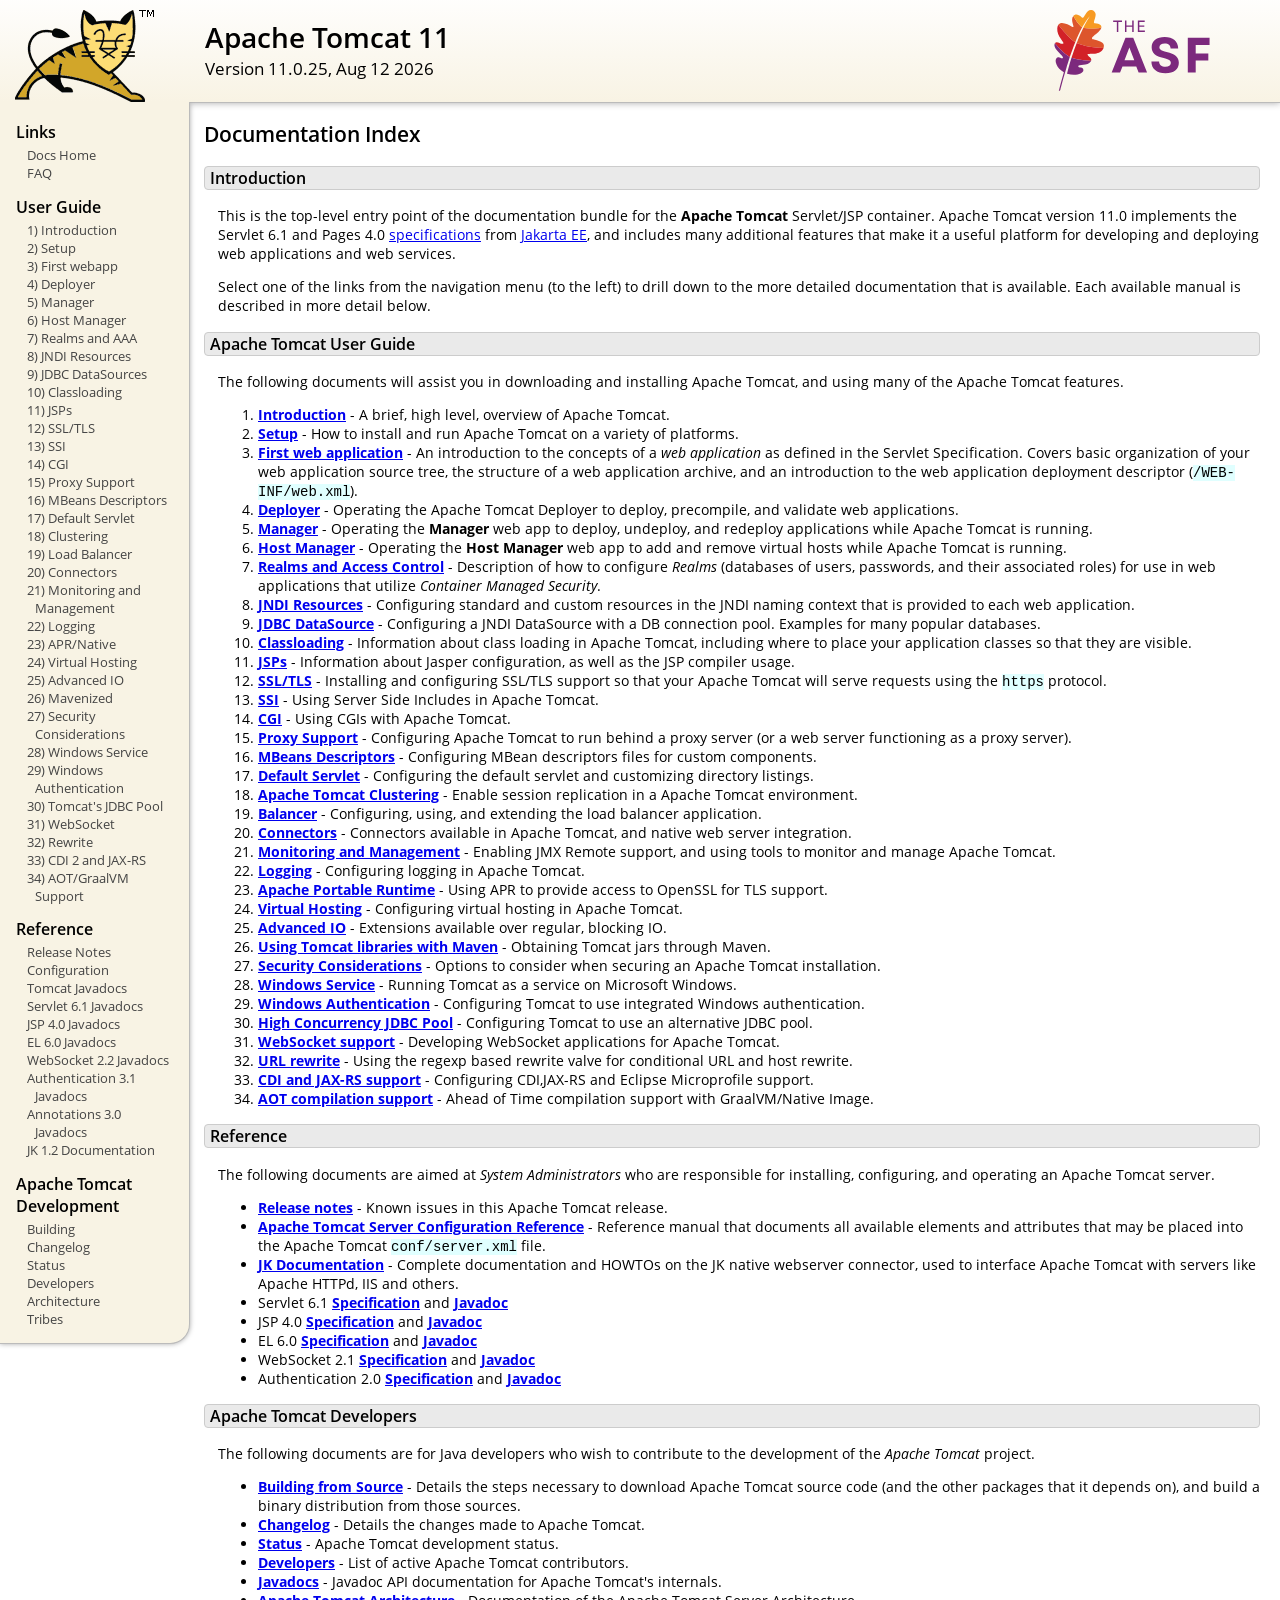
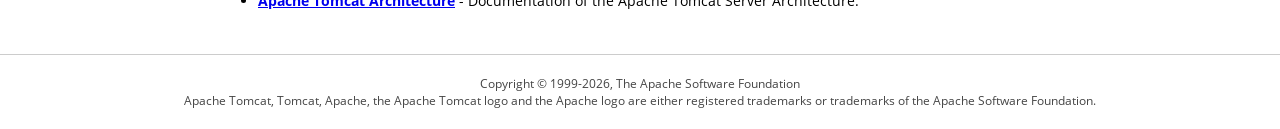
<file: Java_Lab_Projects_Final/03-tomcat-basic-webapp/apache-tomcat-11.0.25/webapps/docs/index.html>
<!DOCTYPE html SYSTEM "about:legacy-compat">
<html lang="en"><head><META http-equiv="Content-Type" content="text/html; charset=UTF-8"><link href="./images/docs-stylesheet.css" rel="stylesheet" type="text/css"><title>Apache Tomcat 11 (11.0.25) - Documentation Index</title></head><body><div id="wrapper"><header><div id="header"><div><div><div class="logo noPrint"><a href="https://tomcat.apache.org/"><img alt="Tomcat Home" src="./images/tomcat.png"></a></div><div style="height: 1px;"></div><div class="asfLogo noPrint"><a href="https://www.apache.org/" target="_blank"><img src="./images/asf-logo.svg" alt="The Apache Software Foundation" style="width: 266px; height: 83px;"></a></div><h1>Apache Tomcat 11</h1><div class="versionInfo">
            Version 11.0.25,
            <time datetime="2026-08-12">Aug 12 2026</time></div><div style="height: 1px;"></div><div style="clear: left;"></div></div></div></div></header><div id="middle"><div><div id="mainLeft" class="noprint"><div><nav><div><h2>Links</h2><ul><li><a href="index.html">Docs Home</a></li><li><a href="https://cwiki.apache.org/confluence/display/TOMCAT/FAQ">FAQ</a></li></ul></div><div><h2>User Guide</h2><ul><li><a href="introduction.html">1) Introduction</a></li><li><a href="setup.html">2) Setup</a></li><li><a href="appdev/index.html">3) First webapp</a></li><li><a href="deployer-howto.html">4) Deployer</a></li><li><a href="manager-howto.html">5) Manager</a></li><li><a href="host-manager-howto.html">6) Host Manager</a></li><li><a href="realm-howto.html">7) Realms and AAA</a></li><li><a href="jndi-resources-howto.html">8) JNDI Resources</a></li><li><a href="jndi-datasource-examples-howto.html">9) JDBC DataSources</a></li><li><a href="class-loader-howto.html">10) Classloading</a></li><li><a href="jasper-howto.html">11) JSPs</a></li><li><a href="ssl-howto.html">12) SSL/TLS</a></li><li><a href="ssi-howto.html">13) SSI</a></li><li><a href="cgi-howto.html">14) CGI</a></li><li><a href="proxy-howto.html">15) Proxy Support</a></li><li><a href="mbeans-descriptors-howto.html">16) MBeans Descriptors</a></li><li><a href="default-servlet.html">17) Default Servlet</a></li><li><a href="cluster-howto.html">18) Clustering</a></li><li><a href="balancer-howto.html">19) Load Balancer</a></li><li><a href="connectors.html">20) Connectors</a></li><li><a href="monitoring.html">21) Monitoring and Management</a></li><li><a href="logging.html">22) Logging</a></li><li><a href="apr.html">23) APR/Native</a></li><li><a href="virtual-hosting-howto.html">24) Virtual Hosting</a></li><li><a href="aio.html">25) Advanced IO</a></li><li><a href="maven-jars.html">26) Mavenized</a></li><li><a href="security-howto.html">27) Security Considerations</a></li><li><a href="windows-service-howto.html">28) Windows Service</a></li><li><a href="windows-auth-howto.html">29) Windows Authentication</a></li><li><a href="jdbc-pool.html">30) Tomcat's JDBC Pool</a></li><li><a href="web-socket-howto.html">31) WebSocket</a></li><li><a href="rewrite.html">32) Rewrite</a></li><li><a href="cdi.html">33) CDI 2 and JAX-RS</a></li><li><a href="graal.html">34) AOT/GraalVM Support</a></li></ul></div><div><h2>Reference</h2><ul><li><a href="RELEASE-NOTES.txt">Release Notes</a></li><li><a href="config/index.html">Configuration</a></li><li><a href="api/index.html">Tomcat Javadocs</a></li><li><a href="servletapi/index.html">Servlet 6.1 Javadocs</a></li><li><a href="jspapi/index.html">JSP 4.0 Javadocs</a></li><li><a href="elapi/index.html">EL 6.0 Javadocs</a></li><li><a href="websocketapi/index.html">WebSocket 2.2 Javadocs</a></li><li><a href="jaspicapi/index.html">Authentication 3.1 Javadocs</a></li><li><a href="annotationapi/index.html">Annotations 3.0 Javadocs</a></li><li><a href="https://tomcat.apache.org/connectors-doc/">JK 1.2 Documentation</a></li></ul></div><div><h2>Apache Tomcat Development</h2><ul><li><a href="building.html">Building</a></li><li><a href="changelog.html">Changelog</a></li><li><a href="https://cwiki.apache.org/confluence/display/TOMCAT/Tomcat+Versions">Status</a></li><li><a href="developers.html">Developers</a></li><li><a href="architecture/index.html">Architecture</a></li><li><a href="tribes/introduction.html">Tribes</a></li></ul></div></nav></div></div><div id="mainRight"><div id="content"><h2>Documentation Index</h2><h3 id="Introduction">Introduction</h3><div class="text">

<p>This is the top-level entry point of the documentation bundle for the
<strong>Apache Tomcat</strong> Servlet/JSP container.  Apache Tomcat version
11.0 implements the Servlet 6.1 and Pages 4.0
<a href="https://cwiki.apache.org/confluence/display/TOMCAT/Specifications">specifications</a> from
<a href="https://jakarta.ee/">Jakarta EE</a>, and includes many
additional features that make it a useful platform for developing and deploying
web applications and web services.</p>

<p>Select one of the links from the navigation menu (to the left) to drill
down to the more detailed documentation that is available.  Each available
manual is described in more detail below.</p>

</div><h3 id="Apache_Tomcat_User_Guide">Apache Tomcat User Guide</h3><div class="text">

<p>The following documents will assist you in downloading and installing
Apache Tomcat, and using many of the Apache Tomcat features.</p>

<ol>
<li><a href="introduction.html"><strong>Introduction</strong></a> - A
    brief, high level, overview of Apache Tomcat.</li>
<li><a href="setup.html"><strong>Setup</strong></a> - How to install and run
    Apache Tomcat on a variety of platforms.</li>
<li><a href="appdev/index.html"><strong>First web application</strong></a>
    - An introduction to the concepts of a <em>web application</em> as defined
    in the Servlet Specification.  Covers basic organization of your web application
    source tree, the structure of a web application archive, and an
    introduction to the web application deployment descriptor
    (<code>/WEB-INF/web.xml</code>).</li>
<li><a href="deployer-howto.html"><strong>Deployer</strong></a> -
    Operating the Apache Tomcat Deployer to deploy, precompile, and validate web
    applications.</li>
<li><a href="manager-howto.html"><strong>Manager</strong></a> -
    Operating the <strong>Manager</strong> web app to deploy, undeploy, and
    redeploy applications while Apache Tomcat is running.</li>
<li><a href="host-manager-howto.html"><strong>Host Manager</strong></a> -
    Operating the <strong>Host Manager</strong> web app to add and remove
    virtual hosts while Apache Tomcat is running.</li>
<li><a href="realm-howto.html"><strong>Realms and Access Control</strong></a>
    - Description of how to configure <em>Realms</em> (databases of users,
    passwords, and their associated roles) for use in web applications that
    utilize <em>Container Managed Security</em>.</li>
<li><a href="jndi-resources-howto.html"><strong>JNDI Resources</strong></a>
    - Configuring standard and custom resources in the JNDI naming context
    that is provided to each web application.</li>
<li><a href="jndi-datasource-examples-howto.html">
    <strong>JDBC DataSource</strong></a>
    - Configuring a JNDI DataSource with a DB connection pool.
    Examples for many popular databases.</li>
<li><a href="class-loader-howto.html"><strong>Classloading</strong></a>
    - Information about class loading in Apache Tomcat, including where to place
    your application classes so that they are visible.</li>
<li><a href="jasper-howto.html"><strong>JSPs</strong></a>
    - Information about Jasper configuration, as well as the JSP compiler
    usage.</li>
<li><a href="ssl-howto.html"><strong>SSL/TLS</strong></a> -
    Installing and configuring SSL/TLS support so that your Apache Tomcat will
    serve requests using the <code>https</code> protocol.</li>
<li><a href="ssi-howto.html"><strong>SSI</strong></a> -
    Using Server Side Includes in Apache Tomcat.</li>
<li><a href="cgi-howto.html"><strong>CGI</strong></a> -
    Using CGIs with Apache Tomcat.</li>
<li><a href="proxy-howto.html"><strong>Proxy Support</strong></a> -
    Configuring Apache Tomcat to run behind a proxy server (or a web server
    functioning as a proxy server).</li>
<li><a href="mbeans-descriptors-howto.html"><strong>MBeans Descriptors</strong></a> -
    Configuring MBean descriptors files for custom components.</li>
<li><a href="default-servlet.html"><strong>Default Servlet</strong></a> -
    Configuring the default servlet and customizing directory listings.</li>
<li><a href="cluster-howto.html"><strong>Apache Tomcat Clustering</strong></a> -
    Enable session replication in a Apache Tomcat environment.</li>
<li><a href="balancer-howto.html"><strong>Balancer</strong></a> -
    Configuring, using, and extending the load balancer application.</li>
<li><a href="connectors.html"><strong>Connectors</strong></a> -
    Connectors available in Apache Tomcat, and native web server integration.</li>
<li><a href="monitoring.html"><strong>Monitoring and Management</strong></a> -
    Enabling JMX Remote support, and using tools to monitor and manage Apache Tomcat.</li>
<li><a href="logging.html"><strong>Logging</strong></a> -
    Configuring logging in Apache Tomcat.</li>
<li><a href="apr.html"><strong>Apache Portable Runtime</strong></a> -
    Using APR to provide access to OpenSSL for TLS support.</li>
<li><a href="virtual-hosting-howto.html"><strong>Virtual Hosting</strong></a> -
    Configuring virtual hosting in Apache Tomcat.</li>
<li><a href="aio.html"><strong>Advanced IO</strong></a> -
    Extensions available over regular, blocking IO.</li>
<li><a href="maven-jars.html"><strong>Using Tomcat libraries with Maven</strong></a> -
    Obtaining Tomcat jars through Maven.</li>
<li><a href="security-howto.html"><strong>Security Considerations</strong></a> -
    Options to consider when securing an Apache Tomcat installation.</li>
<li><a href="windows-service-howto.html"><strong>Windows Service</strong></a> -
    Running Tomcat as a service on Microsoft Windows.</li>
<li><a href="windows-auth-howto.html"><strong>Windows Authentication</strong></a> -
    Configuring Tomcat to use integrated Windows authentication.</li>
<li><a href="jdbc-pool.html"><strong>High Concurrency JDBC Pool</strong></a> -
    Configuring Tomcat to use an alternative JDBC pool.</li>
<li><a href="web-socket-howto.html"><strong>WebSocket support</strong></a> -
    Developing WebSocket applications for Apache Tomcat.</li>
<li><a href="rewrite.html"><strong>URL rewrite</strong></a> -
    Using the regexp based rewrite valve for conditional URL and host rewrite.</li>
<li><a href="cdi.html"><strong>CDI and JAX-RS support</strong></a> -
    Configuring CDI,JAX-RS and Eclipse Microprofile support.</li>
<li><a href="graal.html"><strong>AOT compilation support</strong></a> -
    Ahead of Time compilation support with GraalVM/Native Image.</li>
</ol>

</div><h3 id="Reference">Reference</h3><div class="text">

<p>The following documents are aimed at <em>System Administrators</em> who
are responsible for installing, configuring, and operating an Apache Tomcat server.
</p>
<ul>
<li><a href="RELEASE-NOTES.txt"><strong>Release notes</strong></a>
    - Known issues in this Apache Tomcat release.
    </li>
<li><a href="config/index.html"><strong>Apache Tomcat Server Configuration Reference</strong></a>
    - Reference manual that documents all available elements and attributes
      that may be placed into the Apache Tomcat <code>conf/server.xml</code> file.
    </li>
<li><a href="https://tomcat.apache.org/connectors-doc/index.html"><strong>JK Documentation</strong></a>
    - Complete documentation and HOWTOs on the JK native webserver connector,
      used to interface Apache Tomcat with servers like Apache HTTPd, IIS
      and others.</li>
<li>Servlet 6.1
    <a href="https://jakarta.ee/specifications/servlet/6.1/">
    <strong>Specification</strong></a> and
    <a href="https://jakarta.ee/specifications/servlet/6.1/apidocs">
    <strong>Javadoc</strong></a>
    </li>
<li>JSP 4.0
    <a href="https://jakarta.ee/specifications/pages/4.0/">
    <strong>Specification</strong></a> and
    <a href="https://jakarta.ee/specifications/pages/4.0/apidocs">
    <strong>Javadoc</strong></a>
    </li>
<li>EL 6.0
    <a href="https://jakarta.ee/specifications/expression-language/6.0/">
    <strong>Specification</strong></a> and
    <a href="https://jakarta.ee/specifications/expression-language/6.0/apidocs">
    <strong>Javadoc</strong></a>
    </li>
<li>WebSocket 2.1
    <a href="https://jakarta.ee/specifications/websocket/2.1/">
    <strong>Specification</strong></a> and
    <a href="https://jakarta.ee/specifications/websocket/2.1/apidocs">
    <strong>Javadoc</strong></a>
    </li>
<li>Authentication 2.0
    <a href="https://jakarta.ee/specifications/authentication/2.0/">
    <strong>Specification</strong></a> and
    <a href="https://jakarta.ee/specifications/authentication/2.0/apidocs">
    <strong>Javadoc</strong></a>
    </li>
</ul>

</div><h3 id="Apache_Tomcat_Developers">Apache Tomcat Developers</h3><div class="text">

<p>The following documents are for Java developers who wish to contribute to
the development of the <em>Apache Tomcat</em> project.</p>
<ul>
<li><a href="building.html"><strong>Building from Source</strong></a> -
    Details the steps necessary to download Apache Tomcat source code (and the
    other packages that it depends on), and build a binary distribution from
    those sources.
    </li>
<li><a href="changelog.html"><strong>Changelog</strong></a> - Details the
    changes made to Apache Tomcat.
    </li>
<li><a href="https://cwiki.apache.org/confluence/display/TOMCAT/Tomcat+Versions"><strong>Status</strong></a> -
    Apache Tomcat development status.
    </li>
<li><a href="developers.html"><strong>Developers</strong></a> - List of active
    Apache Tomcat contributors.
    </li>
<li><a href="api/index.html"><strong>Javadocs</strong></a>
    - Javadoc API documentation for Apache Tomcat's internals.</li>
<li><a href="architecture/index.html"><strong>Apache Tomcat Architecture</strong></a>
    - Documentation of the Apache Tomcat Server Architecture.</li>
</ul>

</div></div></div></div></div><footer><div id="footer">
    Copyright &copy; 1999-2026, The Apache Software Foundation
    <br>
    Apache Tomcat, Tomcat, Apache, the Apache Tomcat logo and the Apache logo
    are either registered trademarks or trademarks of the Apache Software
    Foundation.
    </div></footer></div></body></html>
</file>
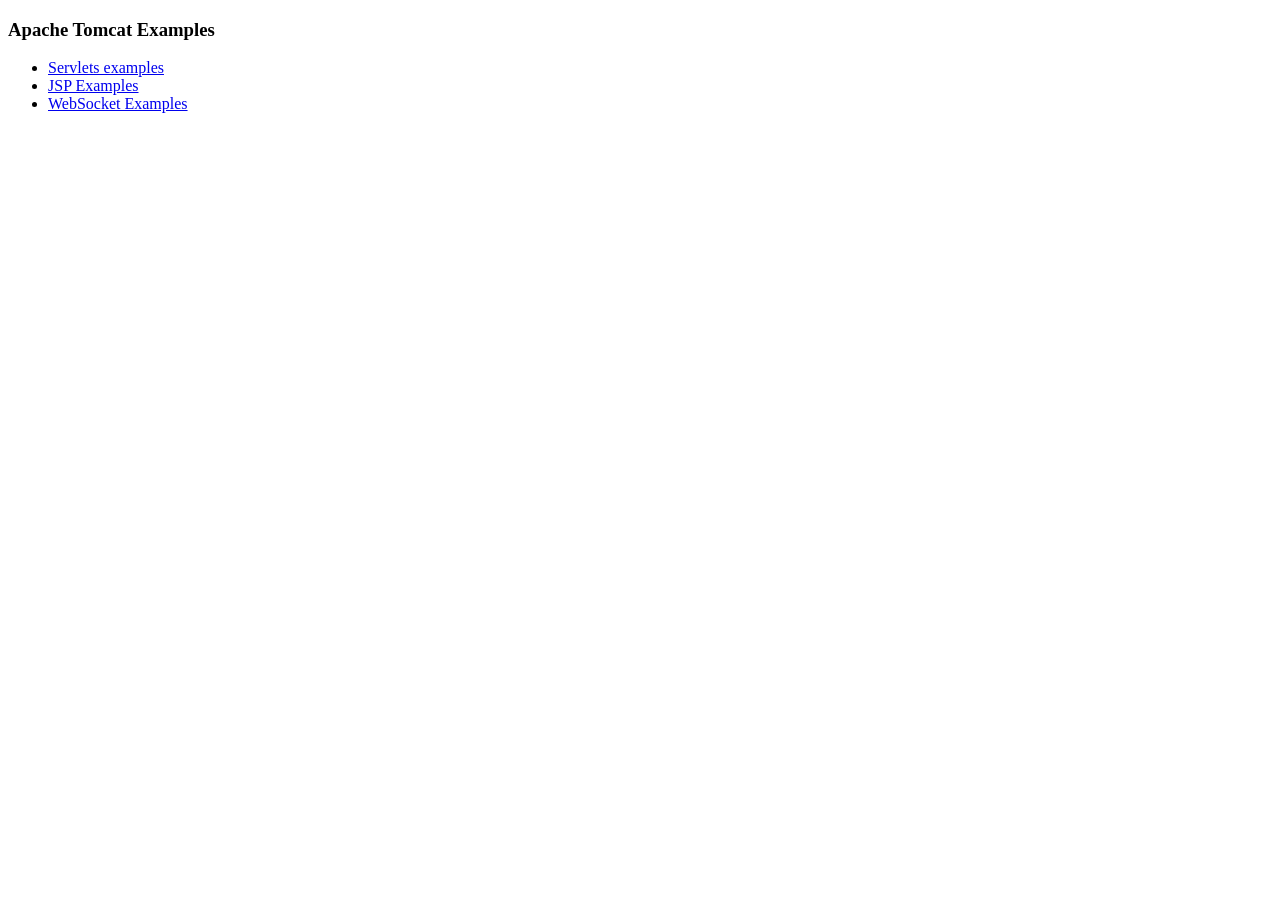
<file: Java_Lab_Projects_Final/03-tomcat-basic-webapp/apache-tomcat-11.0.25/webapps/examples/index.html>
<!--
  Licensed to the Apache Software Foundation (ASF) under one or more
  contributor license agreements.  See the NOTICE file distributed with
  this work for additional information regarding copyright ownership.
  The ASF licenses this file to You under the Apache License, Version 2.0
  (the "License"); you may not use this file except in compliance with
  the License.  You may obtain a copy of the License at

      http://www.apache.org/licenses/LICENSE-2.0

  Unless required by applicable law or agreed to in writing, software
  distributed under the License is distributed on an "AS IS" BASIS,
  WITHOUT WARRANTIES OR CONDITIONS OF ANY KIND, either express or implied.
  See the License for the specific language governing permissions and
  limitations under the License.
-->
<!DOCTYPE HTML><html lang="en"><head>
<meta charset="UTF-8">
<title>Apache Tomcat Examples</title>
</head>
<body>
<p>
<h3>Apache Tomcat Examples</H3>
<p></p>
<ul>
<li><a href="servlets">Servlets examples</a></li>
<li><a href="jsp">JSP Examples</a></li>
<li><a href="websocket/index.xhtml">WebSocket Examples</a></li>
</ul>
</body></html>
</file>
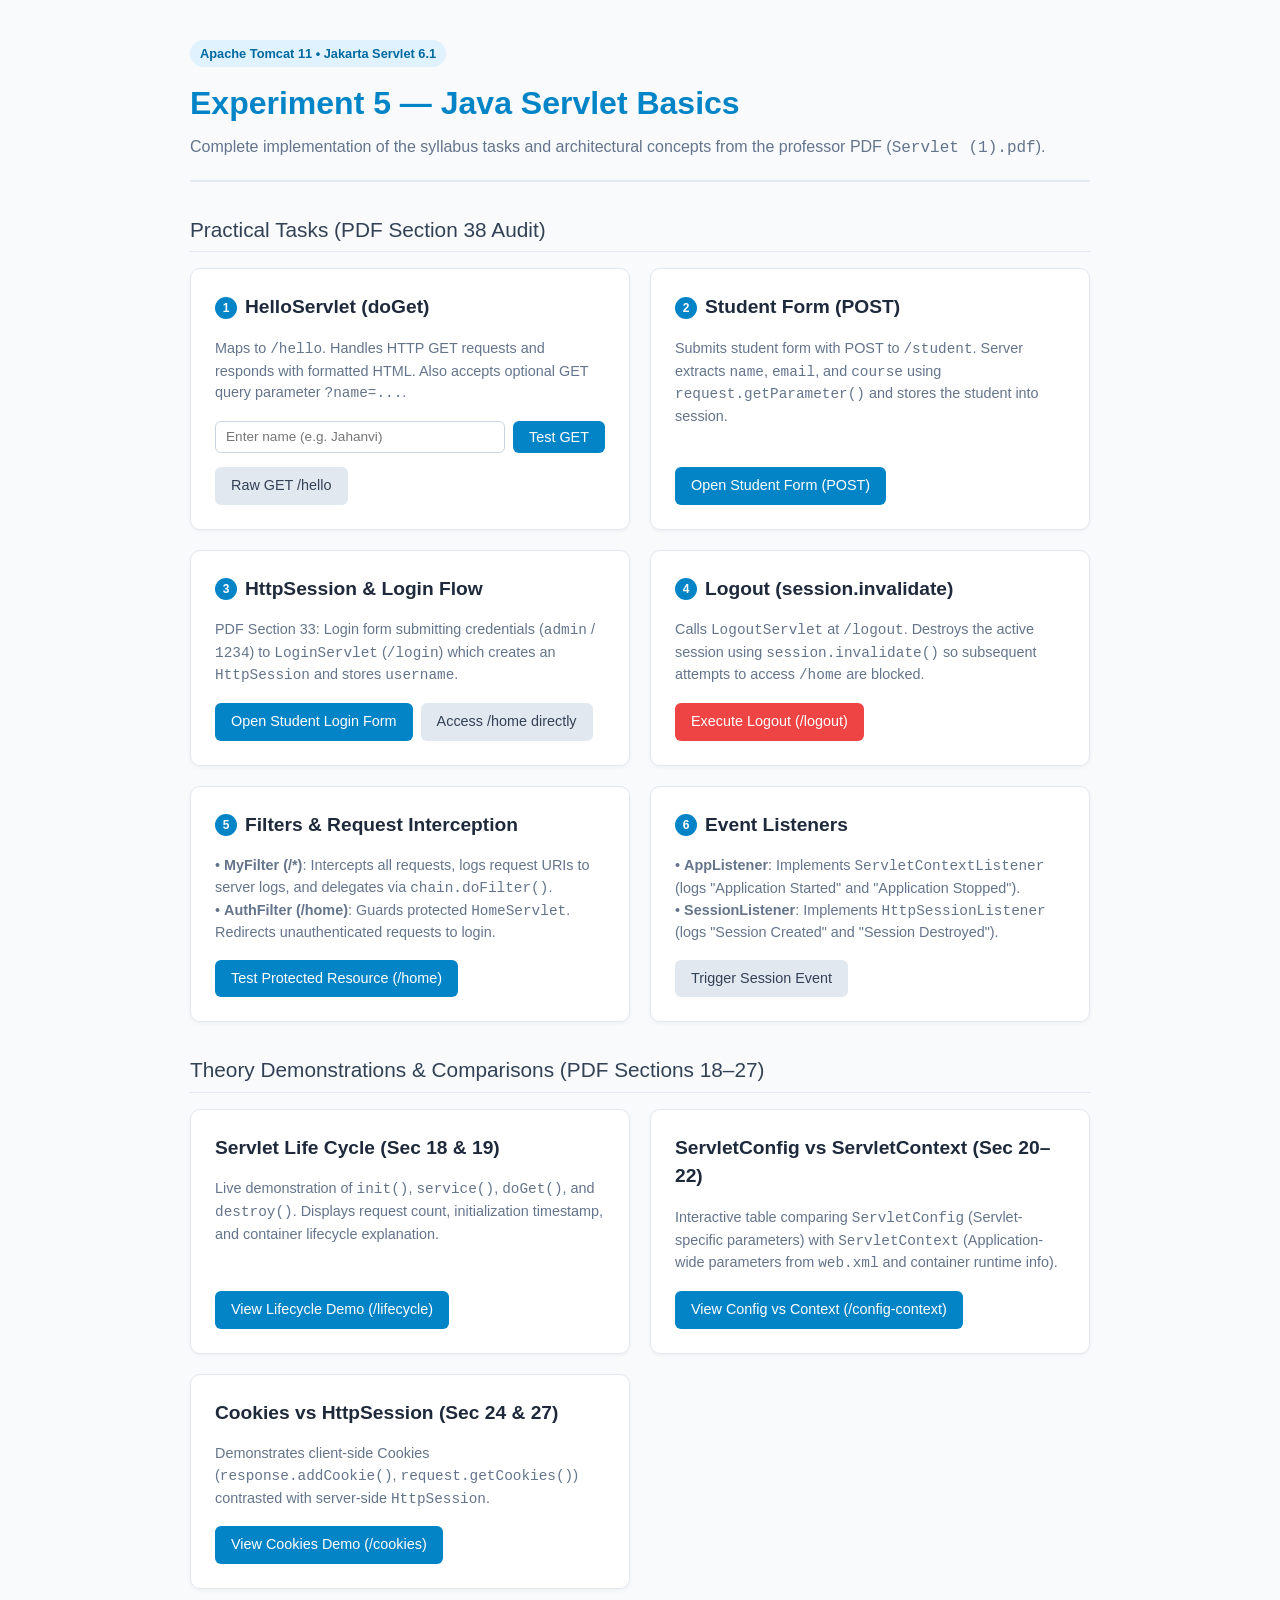
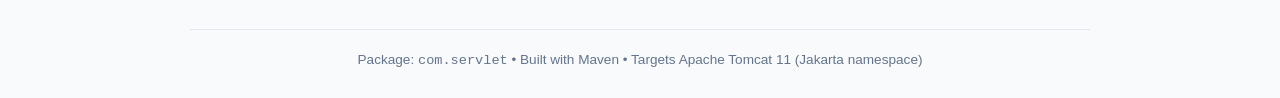
<file: Java_Lab_Projects_Final/05-servlet-basics/src/main/webapp/index.html>
<!DOCTYPE html>
<html lang="en">
<head>
    <meta charset="UTF-8">
    <meta name="viewport" content="width=device-width, initial-scale=1.0">
    <title>Java Servlet Basics - Lab Portal</title>
    <style>
        :root {
            --primary: #0284c7;
            --primary-hover: #0369a1;
            --bg: #f8fafc;
            --card-bg: #ffffff;
            --text-main: #0f172a;
            --text-muted: #64748b;
            --border: #e2e8f0;
            --accent: #10b981;
        }
        body {
            font-family: -apple-system, BlinkMacSystemFont, "Segoe UI", Roboto, "Helvetica Neue", Arial, sans-serif;
            background-color: var(--bg);
            color: var(--text-main);
            margin: 0;
            padding: 40px 20px;
            line-height: 1.5;
        }
        .container {
            max-width: 900px;
            margin: 0 auto;
        }
        header {
            margin-bottom: 32px;
            border-bottom: 2px solid var(--border);
            padding-bottom: 20px;
        }
        h1 {
            color: var(--primary);
            font-size: 2rem;
            margin: 0 0 8px 0;
        }
        p.subtitle {
            color: var(--text-muted);
            margin: 0;
            font-size: 1rem;
        }
        .badge {
            display: inline-block;
            background: #e0f2fe;
            color: #0369a1;
            padding: 4px 10px;
            border-radius: 9999px;
            font-size: 0.8rem;
            font-weight: 600;
            margin-bottom: 12px;
        }
        .grid {
            display: grid;
            grid-template-columns: repeat(auto-fit, minmax(400px, 1fr));
            gap: 20px;
            margin-bottom: 32px;
        }
        .card {
            background: var(--card-bg);
            border: 1px solid var(--border);
            border-radius: 10px;
            padding: 24px;
            box-shadow: 0 2px 4px rgba(0,0,0,0.04);
            display: flex;
            flex-direction: column;
            justify-content: space-between;
        }
        .card h2 {
            font-size: 1.2rem;
            margin-top: 0;
            color: #1e293b;
            display: flex;
            align-items: center;
            gap: 8px;
        }
        .card p {
            color: var(--text-muted);
            font-size: 0.9rem;
            margin: 8px 0 16px 0;
        }
        .task-num {
            background: var(--primary);
            color: white;
            font-size: 0.75rem;
            width: 22px;
            height: 22px;
            display: inline-flex;
            align-items: center;
            justify-content: center;
            border-radius: 50%;
        }
        .btn {
            display: inline-block;
            background: var(--primary);
            color: white;
            padding: 8px 16px;
            border-radius: 6px;
            text-decoration: none;
            font-size: 0.9rem;
            font-weight: 500;
            transition: background 0.2s;
            border: none;
            cursor: pointer;
        }
        .btn:hover {
            background: var(--primary-hover);
        }
        .btn-secondary {
            background: #e2e8f0;
            color: #334155;
        }
        .btn-secondary:hover {
            background: #cbd5e1;
        }
        .btn-danger {
            background: #ef4444;
            color: white;
        }
        .btn-danger:hover {
            background: #dc2626;
        }
        .actions {
            display: flex;
            gap: 8px;
            flex-wrap: wrap;
            margin-top: auto;
        }
        .inline-form {
            display: flex;
            gap: 8px;
            margin-top: 10px;
        }
        .inline-form input {
            padding: 6px 10px;
            border: 1px solid #cbd5e1;
            border-radius: 6px;
            font-size: 0.85rem;
            flex: 1;
        }
        .section-header {
            font-size: 1.3rem;
            color: #334155;
            margin: 28px 0 16px 0;
            padding-bottom: 6px;
            border-bottom: 1px solid var(--border);
        }
        footer {
            margin-top: 40px;
            padding-top: 20px;
            border-top: 1px solid var(--border);
            text-align: center;
            color: var(--text-muted);
            font-size: 0.85rem;
        }
    </style>
</head>
<body>
<div class="container">
    <header>
        <span class="badge">Apache Tomcat 11 &bull; Jakarta Servlet 6.1</span>
        <h1>Experiment 5 &mdash; Java Servlet Basics</h1>
        <p class="subtitle">Complete implementation of the syllabus tasks and architectural concepts from the professor PDF (<code>Servlet (1).pdf</code>).</p>
    </header>

    <div class="section-header">Practical Tasks (PDF Section 38 Audit)</div>
    <div class="grid">
        <!-- Task 1: HelloServlet doGet -->
        <div class="card">
            <div>
                <h2><span class="task-num">1</span> HelloServlet (doGet)</h2>
                <p>Maps to <code>/hello</code>. Handles HTTP GET requests and responds with formatted HTML. Also accepts optional GET query parameter <code>?name=...</code>.</p>
                <form action="hello" method="get" class="inline-form">
                    <input type="text" name="name" placeholder="Enter name (e.g. Jahanvi)">
                    <button type="submit" class="btn">Test GET</button>
                </form>
            </div>
            <div class="actions" style="margin-top: 14px;">
                <a href="hello" class="btn btn-secondary">Raw GET /hello</a>
            </div>
        </div>

        <!-- Task 2 & 3: Student Form POST & getParameter -->
        <div class="card">
            <div>
                <h2><span class="task-num">2</span> Student Form (POST)</h2>
                <p>Submits student form with POST to <code>/student</code>. Server extracts <code>name</code>, <code>email</code>, and <code>course</code> using <code>request.getParameter()</code> and stores the student into session.</p>
            </div>
            <div class="actions">
                <a href="student-form.html" class="btn">Open Student Form (POST)</a>
            </div>
        </div>

        <!-- Task 4: HttpSession & Auth Flow -->
        <div class="card">
            <div>
                <h2><span class="task-num">3</span> HttpSession & Login Flow</h2>
                <p>PDF Section 33: Login form submitting credentials (<code>admin</code> / <code>1234</code>) to <code>LoginServlet</code> (<code>/login</code>) which creates an <code>HttpSession</code> and stores <code>username</code>.</p>
            </div>
            <div class="actions">
                <a href="login.html" class="btn">Open Student Login Form</a>
                <a href="home" class="btn btn-secondary">Access /home directly</a>
            </div>
        </div>

        <!-- Task 5: Logout session.invalidate -->
        <div class="card">
            <div>
                <h2><span class="task-num">4</span> Logout (session.invalidate)</h2>
                <p>Calls <code>LogoutServlet</code> at <code>/logout</code>. Destroys the active session using <code>session.invalidate()</code> so subsequent attempts to access <code>/home</code> are blocked.</p>
            </div>
            <div class="actions">
                <a href="logout" class="btn btn-danger">Execute Logout (/logout)</a>
            </div>
        </div>

        <!-- Task 6 & 7: Filters & Listeners -->
        <div class="card">
            <div>
                <h2><span class="task-num">5</span> Filters & Request Interception</h2>
                <p>
                    &bull; <strong>MyFilter (/*)</strong>: Intercepts all requests, logs request URIs to server logs, and delegates via <code>chain.doFilter()</code>.<br>
                    &bull; <strong>AuthFilter (/home)</strong>: Guards protected <code>HomeServlet</code>. Redirects unauthenticated requests to login.
                </p>
            </div>
            <div class="actions">
                <a href="home" class="btn">Test Protected Resource (/home)</a>
            </div>
        </div>

        <!-- Task 8: Listeners -->
        <div class="card">
            <div>
                <h2><span class="task-num">6</span> Event Listeners</h2>
                <p>
                    &bull; <strong>AppListener</strong>: Implements <code>ServletContextListener</code> (logs "Application Started" and "Application Stopped").<br>
                    &bull; <strong>SessionListener</strong>: Implements <code>HttpSessionListener</code> (logs "Session Created" and "Session Destroyed").
                </p>
            </div>
            <div class="actions">
                <a href="login.html" class="btn btn-secondary">Trigger Session Event</a>
            </div>
        </div>
    </div>

    <div class="section-header">Theory Demonstrations & Comparisons (PDF Sections 18–27)</div>
    <div class="grid">
        <!-- LifeCycleServlet -->
        <div class="card">
            <div>
                <h2>Servlet Life Cycle (Sec 18 & 19)</h2>
                <p>Live demonstration of <code>init()</code>, <code>service()</code>, <code>doGet()</code>, and <code>destroy()</code>. Displays request count, initialization timestamp, and container lifecycle explanation.</p>
            </div>
            <div class="actions">
                <a href="lifecycle" class="btn">View Lifecycle Demo (/lifecycle)</a>
            </div>
        </div>

        <!-- Config vs Context -->
        <div class="card">
            <div>
                <h2>ServletConfig vs ServletContext (Sec 20–22)</h2>
                <p>Interactive table comparing <code>ServletConfig</code> (Servlet-specific parameters) with <code>ServletContext</code> (Application-wide parameters from <code>web.xml</code> and container runtime info).</p>
            </div>
            <div class="actions">
                <a href="config-context" class="btn">View Config vs Context (/config-context)</a>
            </div>
        </div>

        <!-- Cookies vs Session -->
        <div class="card">
            <div>
                <h2>Cookies vs HttpSession (Sec 24 & 27)</h2>
                <p>Demonstrates client-side Cookies (<code>response.addCookie()</code>, <code>request.getCookies()</code>) contrasted with server-side <code>HttpSession</code>.</p>
            </div>
            <div class="actions">
                <a href="cookies" class="btn">View Cookies Demo (/cookies)</a>
            </div>
        </div>
    </div>

    <footer>
        Package: <code>com.servlet</code> &bull; Built with Maven &bull; Targets Apache Tomcat 11 (Jakarta namespace)
    </footer>
</div>
</body>
</html>
</file>
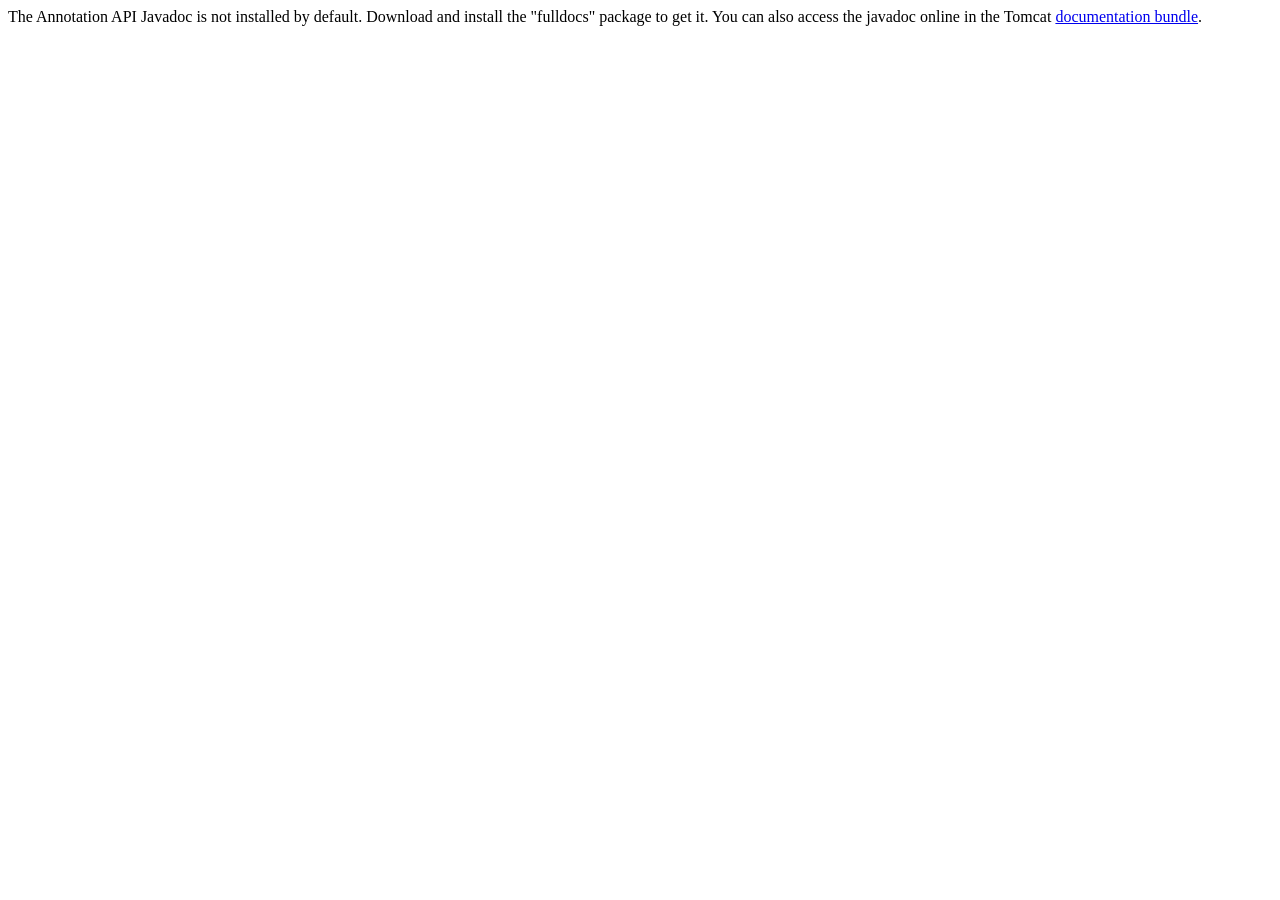
<file: Java_Lab_Projects_Final/03-tomcat-basic-webapp/apache-tomcat-11.0.25/webapps/docs/annotationapi/index.html>
<!--
  Licensed to the Apache Software Foundation (ASF) under one or more
  contributor license agreements.  See the NOTICE file distributed with
  this work for additional information regarding copyright ownership.
  The ASF licenses this file to You under the Apache License, Version 2.0
  (the "License"); you may not use this file except in compliance with
  the License.  You may obtain a copy of the License at

      http://www.apache.org/licenses/LICENSE-2.0

  Unless required by applicable law or agreed to in writing, software
  distributed under the License is distributed on an "AS IS" BASIS,
  WITHOUT WARRANTIES OR CONDITIONS OF ANY KIND, either express or implied.
  See the License for the specific language governing permissions and
  limitations under the License.
-->
<!DOCTYPE html>
<html>
<head>
    <meta charset="UTF-8" />
    <title>API docs</title>
</head>

<body>

The Annotation API Javadoc is not installed by default. Download and install
the "fulldocs" package to get it.

You can also access the javadoc online in the Tomcat
<a href="https://tomcat.apache.org/tomcat-11.0-doc/">
    documentation bundle</a>.

</body>
</html>
</file>
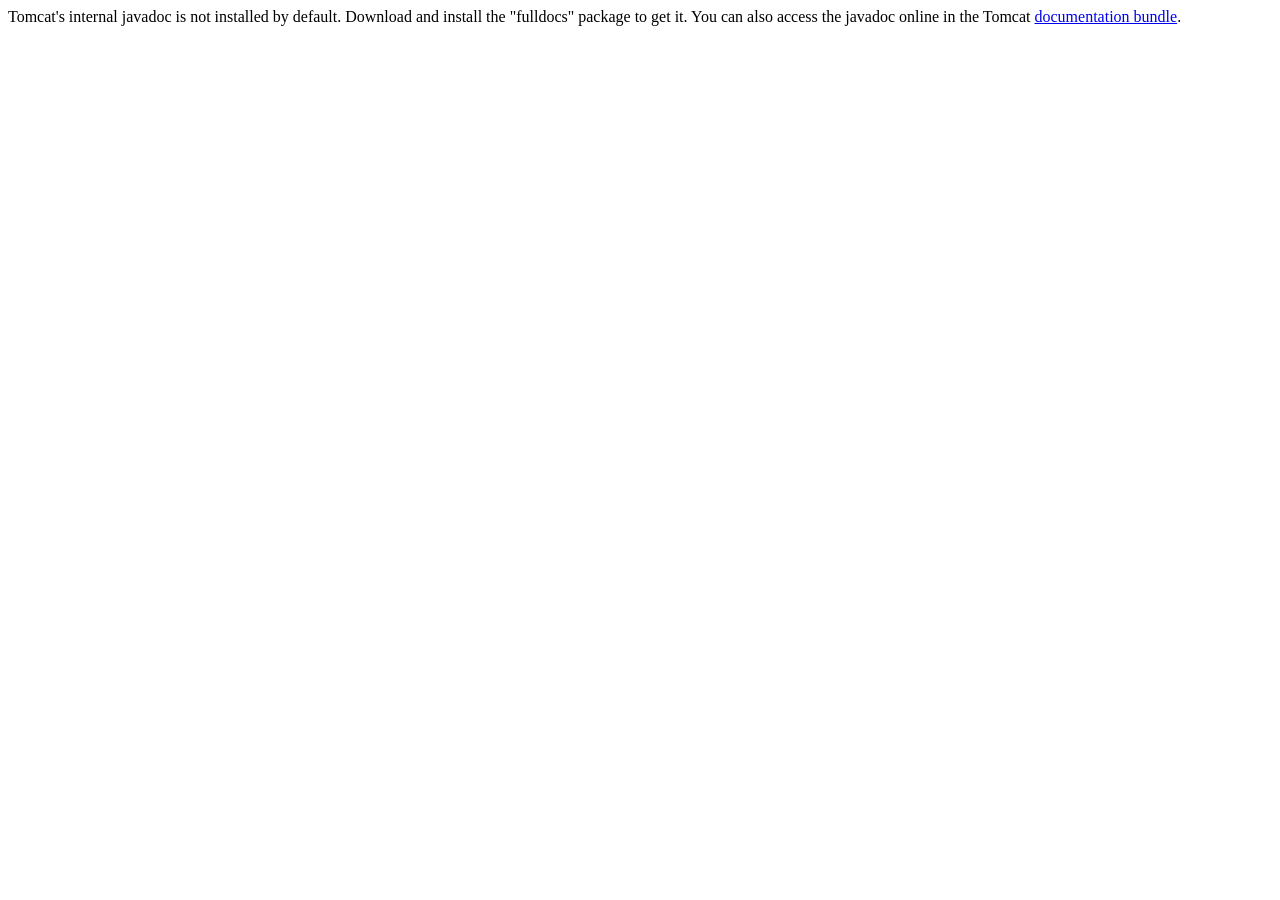
<file: Java_Lab_Projects_Final/03-tomcat-basic-webapp/apache-tomcat-11.0.25/webapps/docs/api/index.html>
<!--
  Licensed to the Apache Software Foundation (ASF) under one or more
  contributor license agreements.  See the NOTICE file distributed with
  this work for additional information regarding copyright ownership.
  The ASF licenses this file to You under the Apache License, Version 2.0
  (the "License"); you may not use this file except in compliance with
  the License.  You may obtain a copy of the License at

      http://www.apache.org/licenses/LICENSE-2.0

  Unless required by applicable law or agreed to in writing, software
  distributed under the License is distributed on an "AS IS" BASIS,
  WITHOUT WARRANTIES OR CONDITIONS OF ANY KIND, either express or implied.
  See the License for the specific language governing permissions and
  limitations under the License.
-->
<!DOCTYPE html>
<html>
    <head>
    <meta charset="UTF-8" />
    <title>API docs</title>
</head>

<body>

Tomcat's internal javadoc is not installed by default. Download and install
the "fulldocs" package to get it.

You can also access the javadoc online in the Tomcat
<a href="https://tomcat.apache.org/tomcat-11.0-doc/">
documentation bundle</a>.

</body>
</html>
</file>
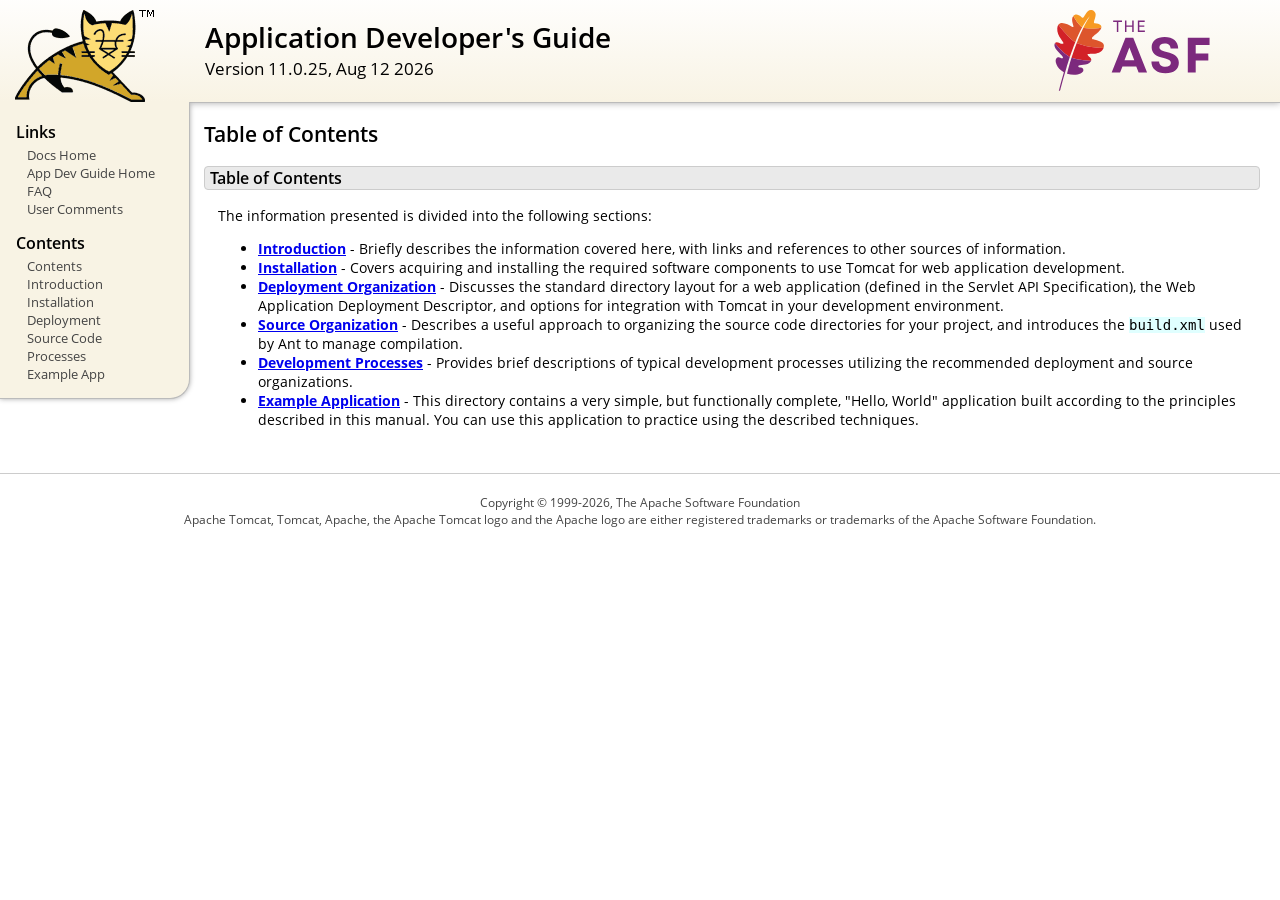
<file: Java_Lab_Projects_Final/03-tomcat-basic-webapp/apache-tomcat-11.0.25/webapps/docs/appdev/index.html>
<!DOCTYPE html SYSTEM "about:legacy-compat">
<html lang="en"><head><META http-equiv="Content-Type" content="text/html; charset=UTF-8"><link href="../images/docs-stylesheet.css" rel="stylesheet" type="text/css"><title>Application Developer's Guide (11.0.25) - Table of Contents</title></head><body><div id="wrapper"><header><div id="header"><div><div><div class="logo noPrint"><a href="https://tomcat.apache.org/"><img alt="Tomcat Home" src="../images/tomcat.png"></a></div><div style="height: 1px;"></div><div class="asfLogo noPrint"><a href="https://www.apache.org/" target="_blank"><img src="../images/asf-logo.svg" alt="The Apache Software Foundation" style="width: 266px; height: 83px;"></a></div><h1>Application Developer's Guide</h1><div class="versionInfo">
            Version 11.0.25,
            <time datetime="2026-08-12">Aug 12 2026</time></div><div style="height: 1px;"></div><div style="clear: left;"></div></div></div></div></header><div id="middle"><div><div id="mainLeft" class="noprint"><div><nav><div><h2>Links</h2><ul><li><a href="../index.html">Docs Home</a></li><li><a href="index.html">App Dev Guide Home</a></li><li><a href="https://cwiki.apache.org/confluence/display/TOMCAT/FAQ">FAQ</a></li><li><a href="#comments_section">User Comments</a></li></ul></div><div><h2>Contents</h2><ul><li><a href="index.html">Contents</a></li><li><a href="introduction.html">Introduction</a></li><li><a href="installation.html">Installation</a></li><li><a href="deployment.html">Deployment</a></li><li><a href="source.html">Source Code</a></li><li><a href="processes.html">Processes</a></li><li><a href="sample/">Example App</a></li></ul></div></nav></div></div><div id="mainRight"><div id="content"><h2>Table of Contents</h2><h3 id="Table_of_Contents">Table of Contents</h3><div class="text">

<p>The information presented is divided into the following sections:</p>
<ul>
<li><a href="introduction.html"><strong>Introduction</strong></a> -
    Briefly describes the information covered here, with
    links and references to other sources of information.</li>
<li><a href="installation.html"><strong>Installation</strong></a> -
    Covers acquiring and installing the required software
    components to use Tomcat for web application development.</li>
<li><a href="deployment.html"><strong>Deployment Organization</strong></a> -
    Discusses the standard directory layout for a web application
    (defined in the Servlet API Specification), the Web Application
    Deployment Descriptor, and options for integration with Tomcat
    in your development environment.</li>
<li><a href="source.html"><strong>Source Organization</strong></a> -
    Describes a useful approach to organizing the source code
    directories for your project, and introduces the
    <code>build.xml</code> used by Ant to manage compilation.</li>
<li><a href="processes.html"><strong>Development Processes</strong></a> -
    Provides brief descriptions of typical development processes
    utilizing the recommended deployment and source organizations.</li>
<li><a href="sample/" target="_blank"><strong>Example Application</strong></a> -
    This directory contains a very simple, but functionally complete,
    "Hello, World" application built according to the principles
    described in this manual.  You can use this application to
    practice using the described techniques.</li>
</ul>

</div></div></div></div></div><footer><div id="footer">
    Copyright &copy; 1999-2026, The Apache Software Foundation
    <br>
    Apache Tomcat, Tomcat, Apache, the Apache Tomcat logo and the Apache logo
    are either registered trademarks or trademarks of the Apache Software
    Foundation.
    </div></footer></div></body></html>
</file>
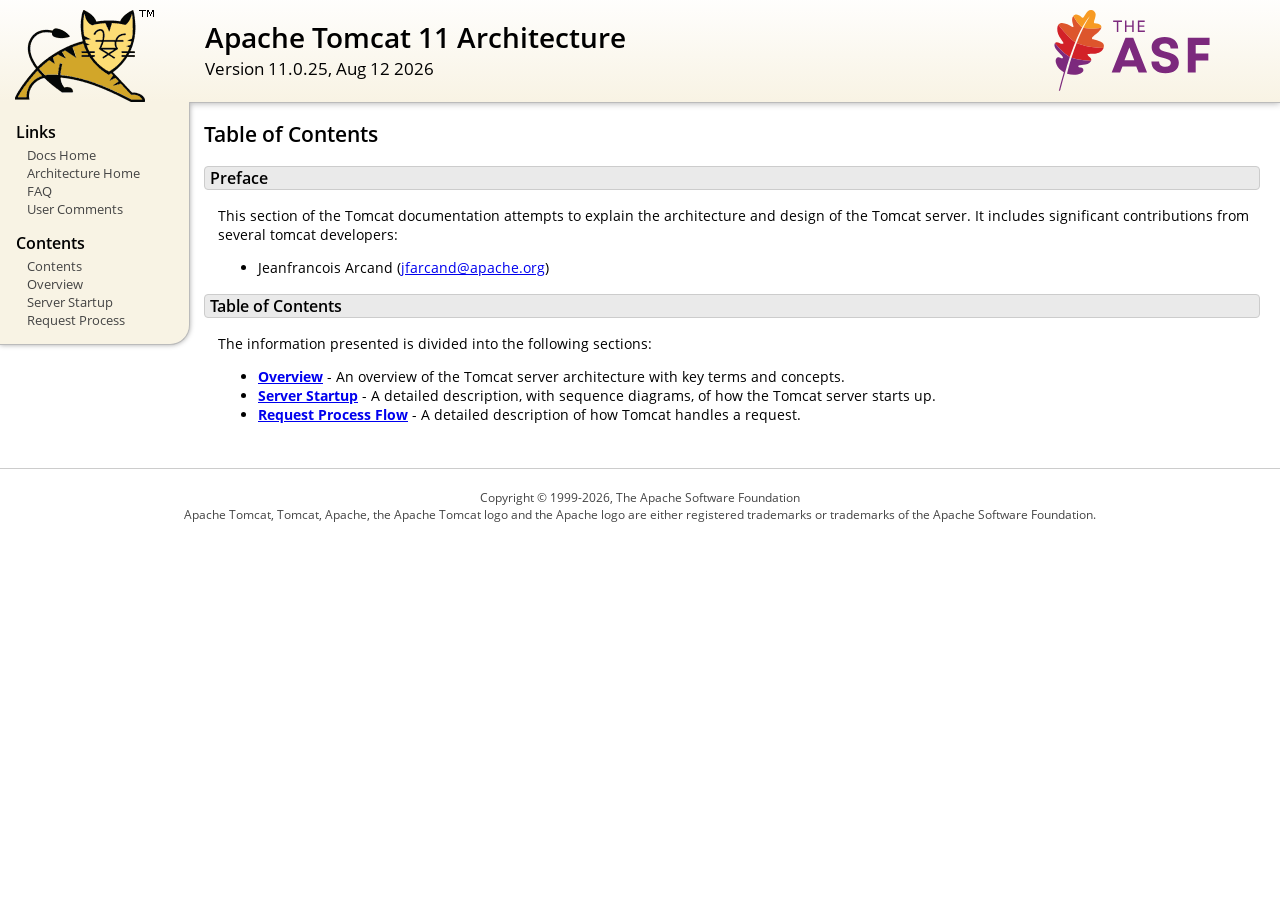
<file: Java_Lab_Projects_Final/03-tomcat-basic-webapp/apache-tomcat-11.0.25/webapps/docs/architecture/index.html>
<!DOCTYPE html SYSTEM "about:legacy-compat">
<html lang="en"><head><META http-equiv="Content-Type" content="text/html; charset=UTF-8"><link href="../images/docs-stylesheet.css" rel="stylesheet" type="text/css"><title>Apache Tomcat 11 Architecture (11.0.25) - Table of Contents</title></head><body><div id="wrapper"><header><div id="header"><div><div><div class="logo noPrint"><a href="https://tomcat.apache.org/"><img alt="Tomcat Home" src="../images/tomcat.png"></a></div><div style="height: 1px;"></div><div class="asfLogo noPrint"><a href="https://www.apache.org/" target="_blank"><img src="../images/asf-logo.svg" alt="The Apache Software Foundation" style="width: 266px; height: 83px;"></a></div><h1>Apache Tomcat 11 Architecture</h1><div class="versionInfo">
            Version 11.0.25,
            <time datetime="2026-08-12">Aug 12 2026</time></div><div style="height: 1px;"></div><div style="clear: left;"></div></div></div></div></header><div id="middle"><div><div id="mainLeft" class="noprint"><div><nav><div><h2>Links</h2><ul><li><a href="../index.html">Docs Home</a></li><li><a href="index.html">Architecture Home</a></li><li><a href="https://cwiki.apache.org/confluence/display/TOMCAT/FAQ">FAQ</a></li><li><a href="#comments_section">User Comments</a></li></ul></div><div><h2>Contents</h2><ul><li><a href="index.html">Contents</a></li><li><a href="overview.html">Overview</a></li><li><a href="startup.html">Server Startup</a></li><li><a href="requestProcess.html">Request Process</a></li></ul></div></nav></div></div><div id="mainRight"><div id="content"><h2>Table of Contents</h2><h3 id="Preface">Preface</h3><div class="text">

<p>This section of the Tomcat documentation attempts to explain
the architecture and design of the Tomcat server.  It includes significant
contributions from several tomcat developers:
</p>
<ul>
<li>Jeanfrancois Arcand
    (<a href="mailto:jfarcand@apache.org">jfarcand@apache.org</a>)</li>
</ul>

</div><h3 id="Table_of_Contents">Table of Contents</h3><div class="text">

<p>The information presented is divided into the following sections:</p>
<ul>
<li><a href="overview.html"><strong>Overview</strong></a> -
    An overview of the Tomcat server architecture with key terms
    and concepts.</li>
<li><a href="startup.html"><strong>Server Startup</strong></a> -
    A detailed description, with sequence diagrams, of how the Tomcat
    server starts up.</li>
<li><a href="requestProcess.html"><strong>Request Process Flow</strong></a> -
    A detailed description of how Tomcat handles a request.</li>
</ul>

</div></div></div></div></div><footer><div id="footer">
    Copyright &copy; 1999-2026, The Apache Software Foundation
    <br>
    Apache Tomcat, Tomcat, Apache, the Apache Tomcat logo and the Apache logo
    are either registered trademarks or trademarks of the Apache Software
    Foundation.
    </div></footer></div></body></html>
</file>
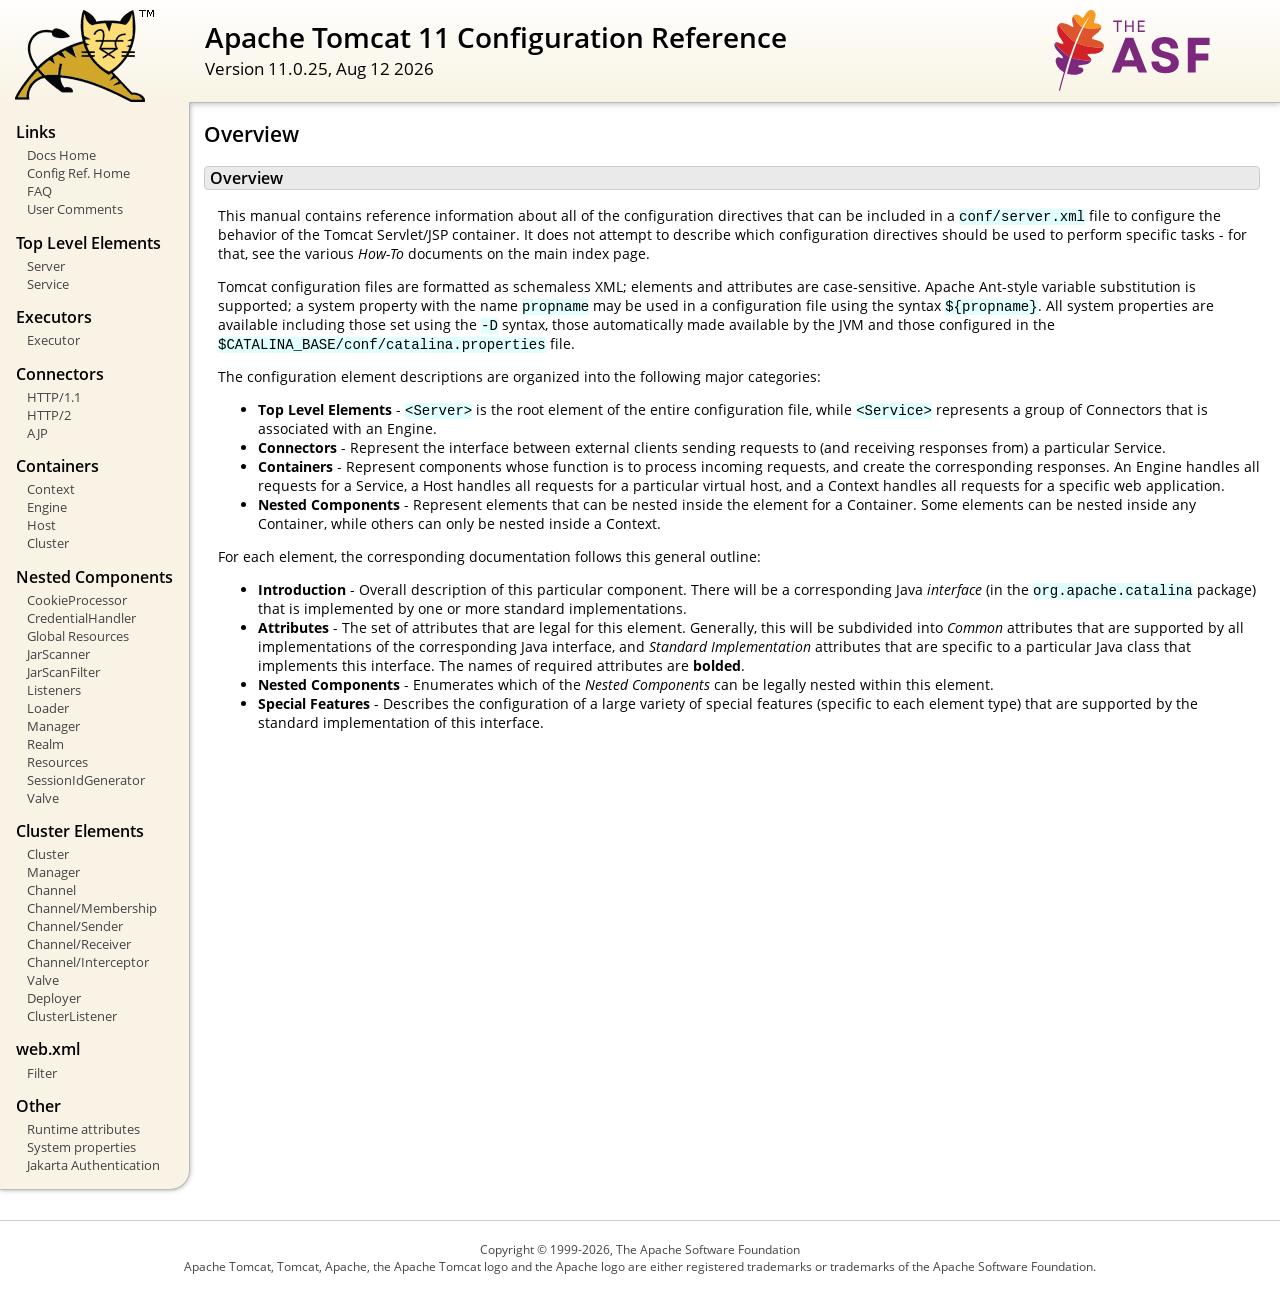
<file: Java_Lab_Projects_Final/03-tomcat-basic-webapp/apache-tomcat-11.0.25/webapps/docs/config/index.html>
<!DOCTYPE html SYSTEM "about:legacy-compat">
<html lang="en"><head><META http-equiv="Content-Type" content="text/html; charset=UTF-8"><link href="../images/docs-stylesheet.css" rel="stylesheet" type="text/css"><title>Apache Tomcat 11 Configuration Reference (11.0.25) - Overview</title></head><body><div id="wrapper"><header><div id="header"><div><div><div class="logo noPrint"><a href="https://tomcat.apache.org/"><img alt="Tomcat Home" src="../images/tomcat.png"></a></div><div style="height: 1px;"></div><div class="asfLogo noPrint"><a href="https://www.apache.org/" target="_blank"><img src="../images/asf-logo.svg" alt="The Apache Software Foundation" style="width: 266px; height: 83px;"></a></div><h1>Apache Tomcat 11 Configuration Reference</h1><div class="versionInfo">
            Version 11.0.25,
            <time datetime="2026-08-12">Aug 12 2026</time></div><div style="height: 1px;"></div><div style="clear: left;"></div></div></div></div></header><div id="middle"><div><div id="mainLeft" class="noprint"><div><nav><div><h2>Links</h2><ul><li><a href="../index.html">Docs Home</a></li><li><a href="index.html">Config Ref. Home</a></li><li><a href="https://cwiki.apache.org/confluence/display/TOMCAT/FAQ">FAQ</a></li><li><a href="#comments_section">User Comments</a></li></ul></div><div><h2>Top Level Elements</h2><ul><li><a href="server.html">Server</a></li><li><a href="service.html">Service</a></li></ul></div><div><h2>Executors</h2><ul><li><a href="executor.html">Executor</a></li></ul></div><div><h2>Connectors</h2><ul><li><a href="http.html">HTTP/1.1</a></li><li><a href="http2.html">HTTP/2</a></li><li><a href="ajp.html">AJP</a></li></ul></div><div><h2>Containers</h2><ul><li><a href="context.html">Context</a></li><li><a href="engine.html">Engine</a></li><li><a href="host.html">Host</a></li><li><a href="cluster.html">Cluster</a></li></ul></div><div><h2>Nested Components</h2><ul><li><a href="cookie-processor.html">CookieProcessor</a></li><li><a href="credentialhandler.html">CredentialHandler</a></li><li><a href="globalresources.html">Global Resources</a></li><li><a href="jar-scanner.html">JarScanner</a></li><li><a href="jar-scan-filter.html">JarScanFilter</a></li><li><a href="listeners.html">Listeners</a></li><li><a href="loader.html">Loader</a></li><li><a href="manager.html">Manager</a></li><li><a href="realm.html">Realm</a></li><li><a href="resources.html">Resources</a></li><li><a href="sessionidgenerator.html">SessionIdGenerator</a></li><li><a href="valve.html">Valve</a></li></ul></div><div><h2>Cluster Elements</h2><ul><li><a href="cluster.html">Cluster</a></li><li><a href="cluster-manager.html">Manager</a></li><li><a href="cluster-channel.html">Channel</a></li><li><a href="cluster-membership.html">Channel/Membership</a></li><li><a href="cluster-sender.html">Channel/Sender</a></li><li><a href="cluster-receiver.html">Channel/Receiver</a></li><li><a href="cluster-interceptor.html">Channel/Interceptor</a></li><li><a href="cluster-valve.html">Valve</a></li><li><a href="cluster-deployer.html">Deployer</a></li><li><a href="cluster-listener.html">ClusterListener</a></li></ul></div><div><h2>web.xml</h2><ul><li><a href="filter.html">Filter</a></li></ul></div><div><h2>Other</h2><ul><li><a href="runtime-attributes.html">Runtime attributes</a></li><li><a href="systemprops.html">System properties</a></li><li><a href="jaspic.html">Jakarta Authentication</a></li></ul></div></nav></div></div><div id="mainRight"><div id="content"><h2>Overview</h2><h3 id="Overview">Overview</h3><div class="text">

<p>This manual contains reference information about all of the configuration
directives that can be included in a <code>conf/server.xml</code> file to
configure the behavior of the Tomcat Servlet/JSP container.  It does not
attempt to describe which configuration directives should be used to perform
specific tasks - for that, see the various <em>How-To</em> documents on the
main index page.</p>

<p>Tomcat configuration files are formatted as schemaless XML; elements and
attributes are case-sensitive. Apache Ant-style variable substitution
is supported; a system property with the name <code>propname</code> may be
used in a configuration file using the syntax <code>${propname}</code>. All
system properties are available including those set using the <code>-D</code>
syntax, those automatically made available by the JVM and those configured in
the <code>$CATALINA_BASE/conf/catalina.properties</code> file.
</p>

<p>The configuration element descriptions are organized into the following
major categories:</p>
<ul>
<li><strong>Top Level Elements</strong> - <code>&lt;Server&gt;</code> is the
    root element of the entire configuration file, while
    <code>&lt;Service&gt;</code> represents a group of Connectors that is
    associated with an Engine.</li>
<li><strong>Connectors</strong> - Represent the interface between external
    clients sending requests to (and receiving responses from) a particular
    Service.</li>
<li><strong>Containers</strong> - Represent components whose function is to
    process incoming requests, and create the corresponding responses.
    An Engine handles all requests for a Service, a Host handles all requests
    for a particular virtual host, and a Context handles all requests for a
    specific web application.</li>
<li><strong>Nested Components</strong> - Represent elements that can be
    nested inside the element for a Container.  Some elements can be nested
    inside any Container, while others can only be nested inside a
    Context.</li>
</ul>

<p>For each element, the corresponding documentation follows this general
outline:</p>
<ul>
<li><strong>Introduction</strong> - Overall description of this particular
    component.  There will be a corresponding Java <em>interface</em> (in
    the <code>org.apache.catalina</code> package) that is implemented by one
    or more standard implementations.</li>
<li><strong>Attributes</strong> - The set of attributes that are legal for
    this element.  Generally, this will be subdivided into <em>Common</em>
    attributes that are supported by all implementations of the corresponding
    Java interface, and <em>Standard Implementation</em> attributes that are
    specific to a particular Java class that implements this interface.
    The names of required attributes are <strong>bolded</strong>.</li>
<li><strong>Nested Components</strong> - Enumerates which of the <em>Nested
    Components</em> can be legally nested within this element.</li>
<li><strong>Special Features</strong> - Describes the configuration of a large
    variety of special features (specific to each element type) that are
    supported by the standard implementation of this interface.</li>
</ul>

</div></div></div></div></div><footer><div id="footer">
    Copyright &copy; 1999-2026, The Apache Software Foundation
    <br>
    Apache Tomcat, Tomcat, Apache, the Apache Tomcat logo and the Apache logo
    are either registered trademarks or trademarks of the Apache Software
    Foundation.
    </div></footer></div></body></html>
</file>
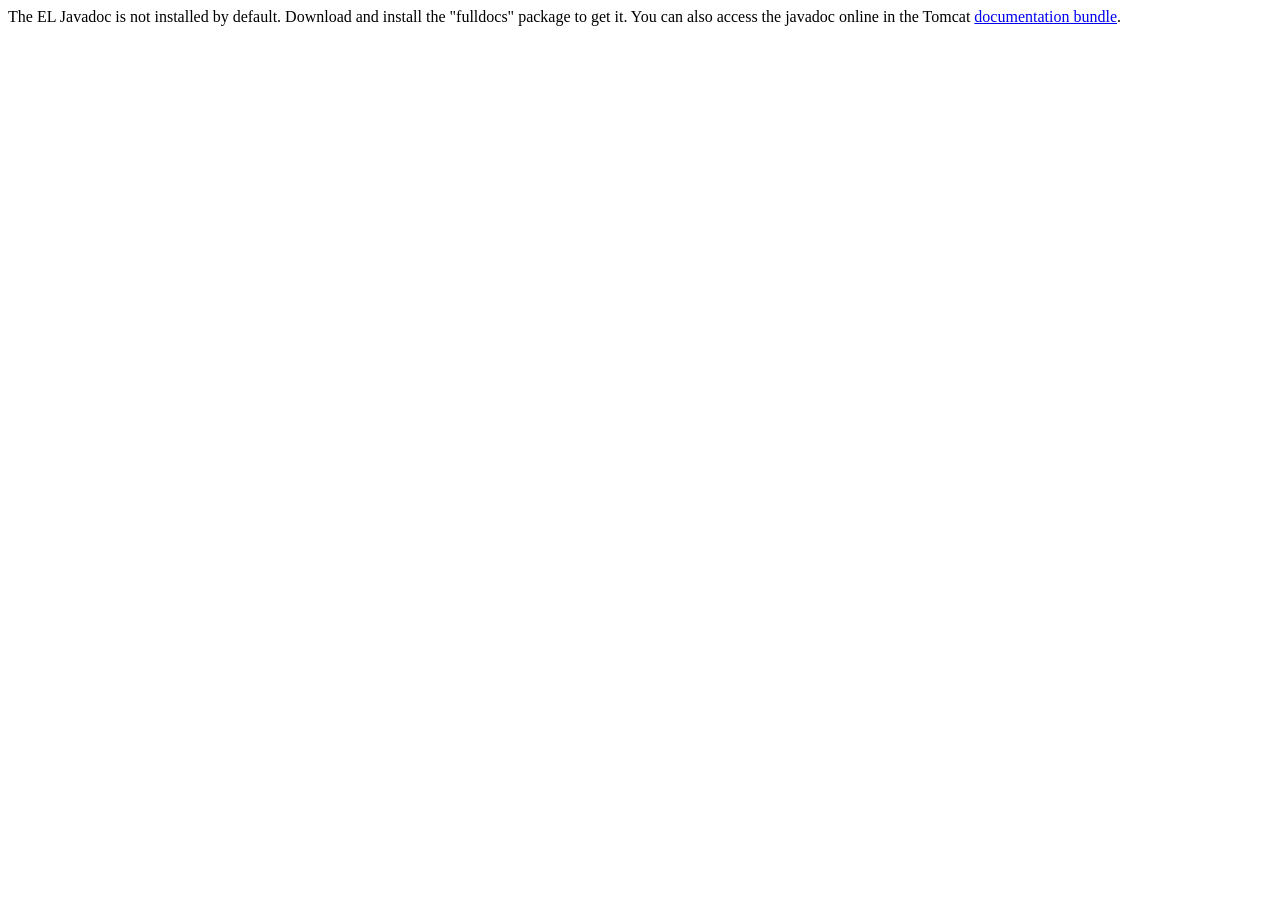
<file: Java_Lab_Projects_Final/03-tomcat-basic-webapp/apache-tomcat-11.0.25/webapps/docs/elapi/index.html>
<!--
  Licensed to the Apache Software Foundation (ASF) under one or more
  contributor license agreements.  See the NOTICE file distributed with
  this work for additional information regarding copyright ownership.
  The ASF licenses this file to You under the Apache License, Version 2.0
  (the "License"); you may not use this file except in compliance with
  the License.  You may obtain a copy of the License at

      http://www.apache.org/licenses/LICENSE-2.0

  Unless required by applicable law or agreed to in writing, software
  distributed under the License is distributed on an "AS IS" BASIS,
  WITHOUT WARRANTIES OR CONDITIONS OF ANY KIND, either express or implied.
  See the License for the specific language governing permissions and
  limitations under the License.
-->
<!DOCTYPE html>
<html>
    <head>
    <meta charset="UTF-8" />
    <title>API docs</title>
</head>

<body>

The EL Javadoc is not installed by default. Download and install
the "fulldocs" package to get it.

You can also access the javadoc online in the Tomcat
<a href="https://tomcat.apache.org/tomcat-11.0-doc/">
documentation bundle</a>.

</body>
</html>
</file>
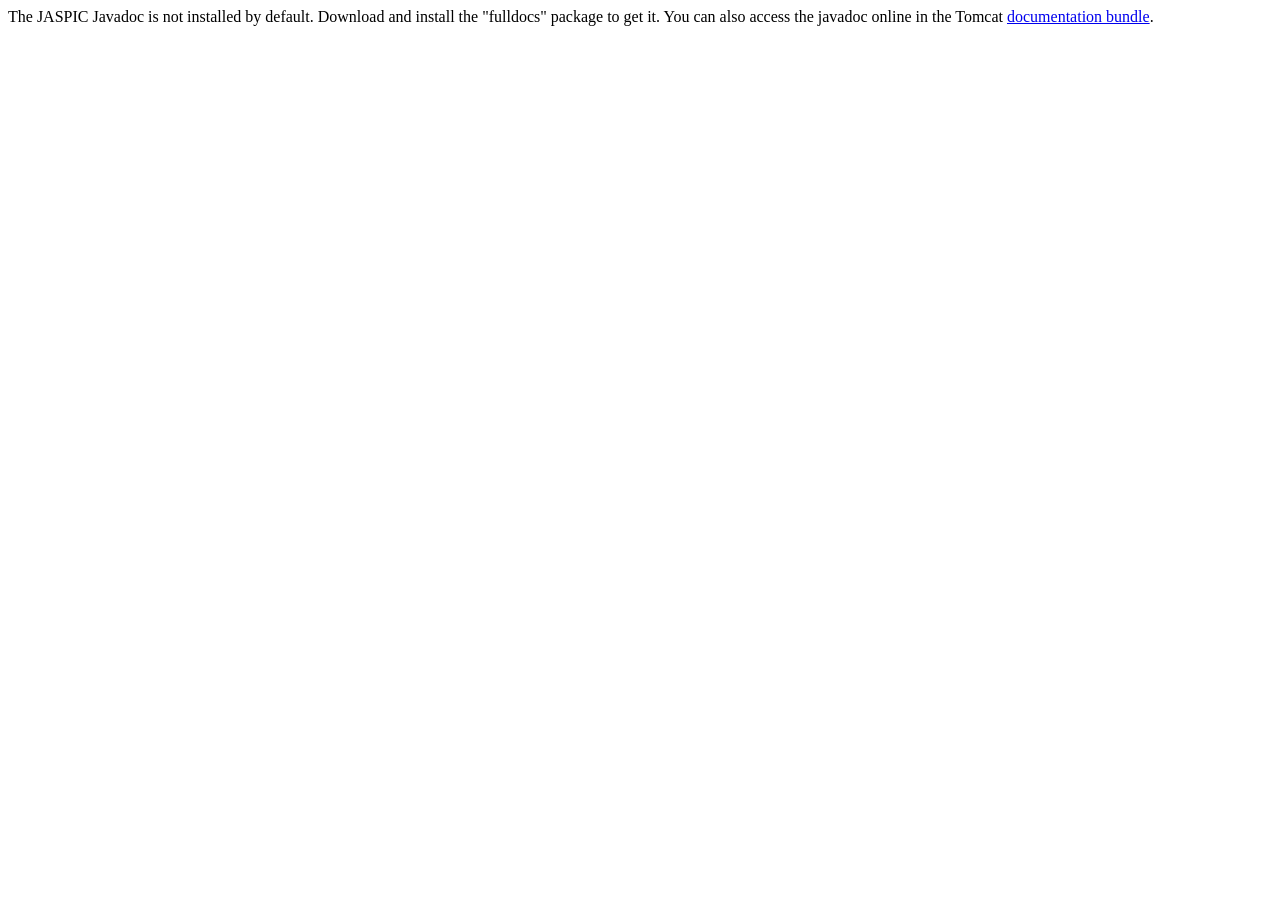
<file: Java_Lab_Projects_Final/03-tomcat-basic-webapp/apache-tomcat-11.0.25/webapps/docs/jaspicapi/index.html>
<!--
  Licensed to the Apache Software Foundation (ASF) under one or more
  contributor license agreements.  See the NOTICE file distributed with
  this work for additional information regarding copyright ownership.
  The ASF licenses this file to You under the Apache License, Version 2.0
  (the "License"); you may not use this file except in compliance with
  the License.  You may obtain a copy of the License at

      http://www.apache.org/licenses/LICENSE-2.0

  Unless required by applicable law or agreed to in writing, software
  distributed under the License is distributed on an "AS IS" BASIS,
  WITHOUT WARRANTIES OR CONDITIONS OF ANY KIND, either express or implied.
  See the License for the specific language governing permissions and
  limitations under the License.
-->
<!DOCTYPE html>
<html>
<head>
    <meta charset="UTF-8" />
    <title>API docs</title>
</head>

<body>

The JASPIC Javadoc is not installed by default. Download and install
the "fulldocs" package to get it.

You can also access the javadoc online in the Tomcat
<a href="https://tomcat.apache.org/tomcat-11.0-doc/">
    documentation bundle</a>.

</body>
</html>
</file>
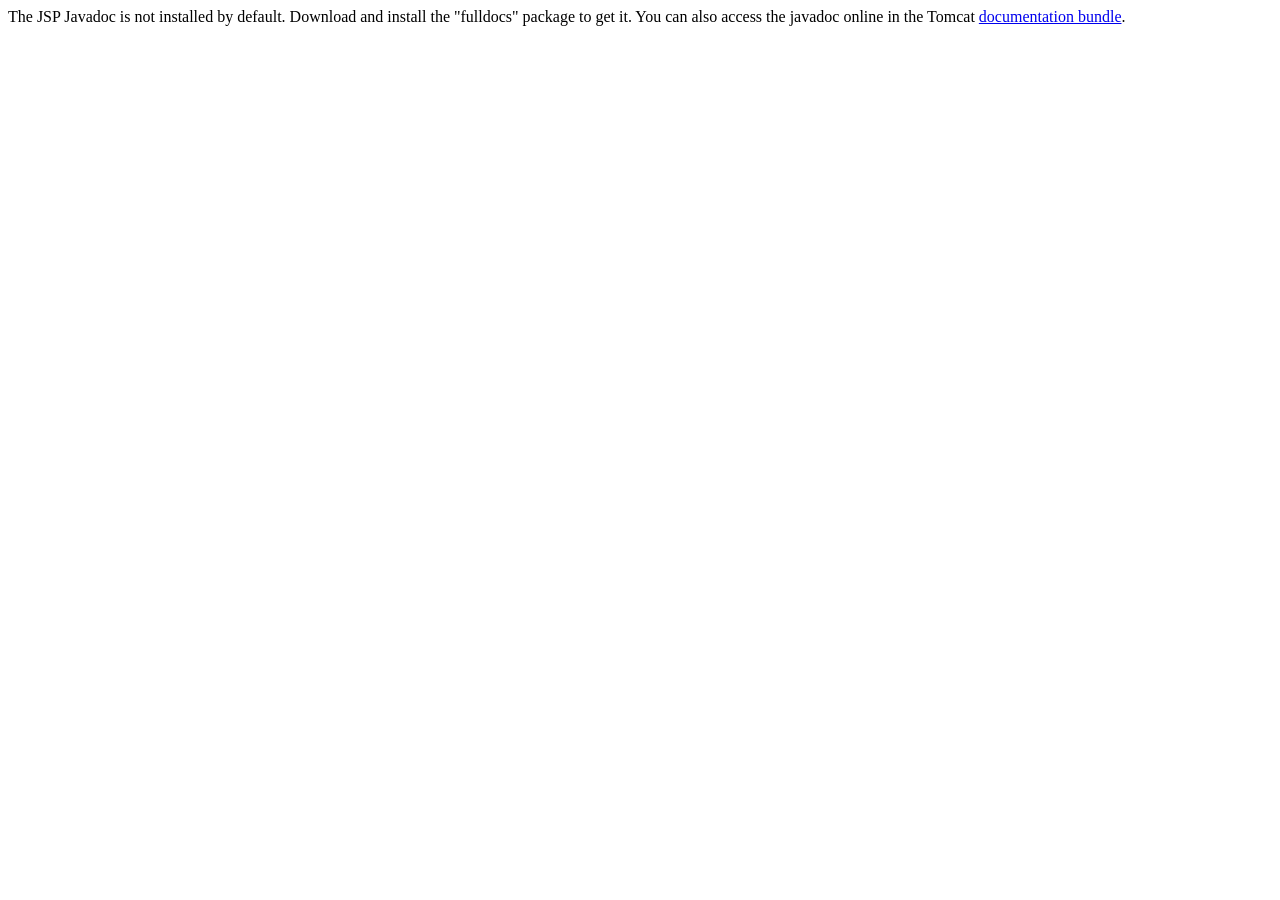
<file: Java_Lab_Projects_Final/03-tomcat-basic-webapp/apache-tomcat-11.0.25/webapps/docs/jspapi/index.html>
<!--
  Licensed to the Apache Software Foundation (ASF) under one or more
  contributor license agreements.  See the NOTICE file distributed with
  this work for additional information regarding copyright ownership.
  The ASF licenses this file to You under the Apache License, Version 2.0
  (the "License"); you may not use this file except in compliance with
  the License.  You may obtain a copy of the License at

      http://www.apache.org/licenses/LICENSE-2.0

  Unless required by applicable law or agreed to in writing, software
  distributed under the License is distributed on an "AS IS" BASIS,
  WITHOUT WARRANTIES OR CONDITIONS OF ANY KIND, either express or implied.
  See the License for the specific language governing permissions and
  limitations under the License.
-->
<!DOCTYPE html>
<html>
    <head>
    <meta charset="UTF-8" />
    <title>API docs</title>
</head>

<body>

The JSP Javadoc is not installed by default. Download and install
the "fulldocs" package to get it.

You can also access the javadoc online in the Tomcat
<a href="https://tomcat.apache.org/tomcat-11.0-doc/">
documentation bundle</a>.

</body>
</html>
</file>
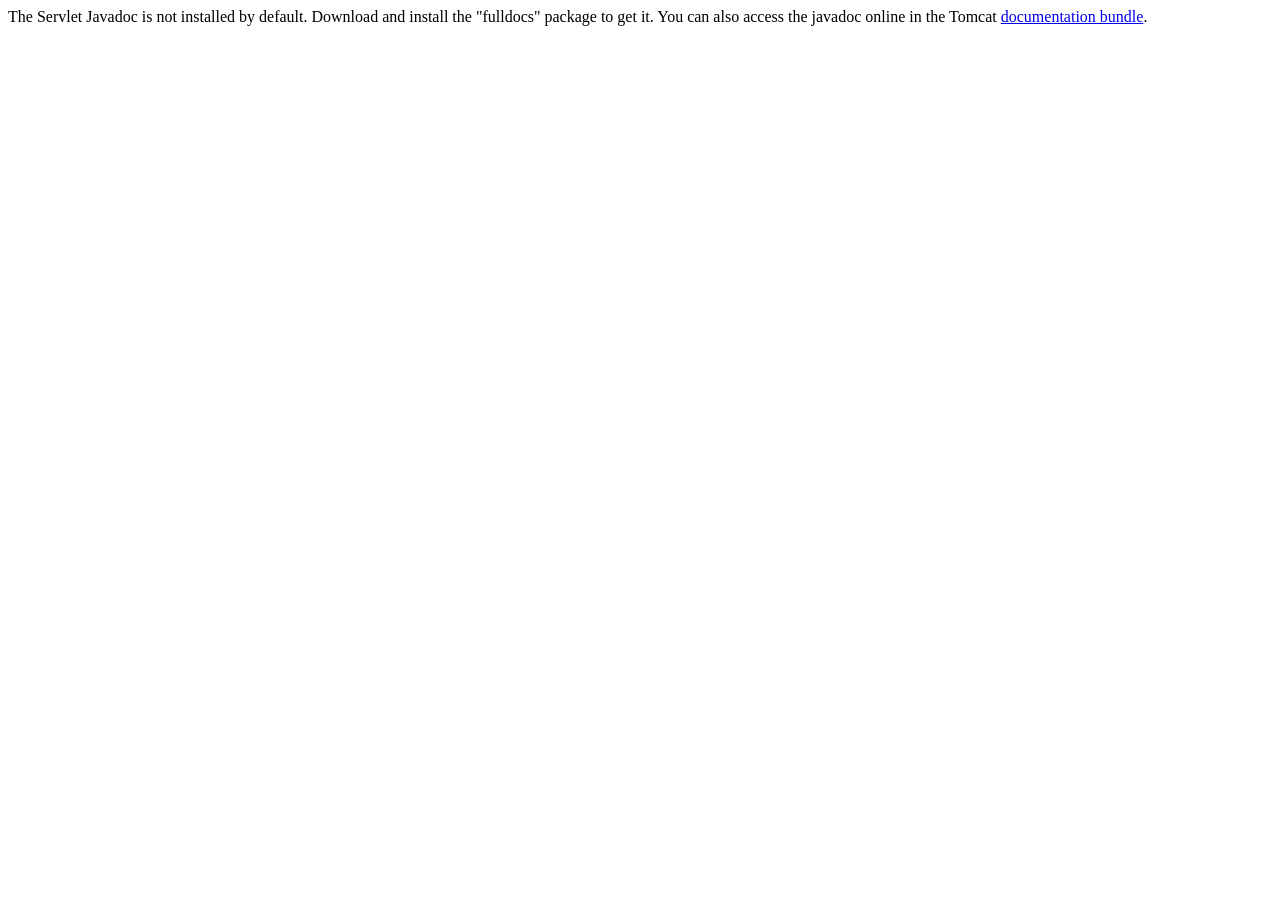
<file: Java_Lab_Projects_Final/03-tomcat-basic-webapp/apache-tomcat-11.0.25/webapps/docs/servletapi/index.html>
<!--
  Licensed to the Apache Software Foundation (ASF) under one or more
  contributor license agreements.  See the NOTICE file distributed with
  this work for additional information regarding copyright ownership.
  The ASF licenses this file to You under the Apache License, Version 2.0
  (the "License"); you may not use this file except in compliance with
  the License.  You may obtain a copy of the License at

      http://www.apache.org/licenses/LICENSE-2.0

  Unless required by applicable law or agreed to in writing, software
  distributed under the License is distributed on an "AS IS" BASIS,
  WITHOUT WARRANTIES OR CONDITIONS OF ANY KIND, either express or implied.
  See the License for the specific language governing permissions and
  limitations under the License.
-->
<!DOCTYPE html>
<html>
    <head>
    <meta charset="UTF-8" />
    <title>API docs</title>
</head>

<body>

The Servlet Javadoc is not installed by default. Download and install
the "fulldocs" package to get it.

You can also access the javadoc online in the Tomcat
<a href="https://tomcat.apache.org/tomcat-11.0-doc/">
documentation bundle</a>.

</body>
</html>
</file>
<file: Java_Lab_Projects_Final/03-tomcat-basic-webapp/apache-tomcat-11.0.25/webapps/docs/images/docs-stylesheet.css>
@charset "utf-8";
/*
  Licensed to the Apache Software Foundation (ASF) under one or more
  contributor license agreements.  See the NOTICE file distributed with
  this work for additional information regarding copyright ownership.
  The ASF licenses this file to You under the Apache License, Version 2.0
  (the "License"); you may not use this file except in compliance with
  the License.  You may obtain a copy of the License at

      http://www.apache.org/licenses/LICENSE-2.0

  Unless required by applicable law or agreed to in writing, software
  distributed under the License is distributed on an "AS IS" BASIS,
  WITHOUT WARRANTIES OR CONDITIONS OF ANY KIND, either express or implied.
  See the License for the specific language governing permissions and
  limitations under the License.
*/

/* Fonts */
@import url("fonts/fonts.css");

/* General style */

h1, h2, h3, h4, h5, h6, th {
  font-weight: 600;
}

body {
  margin: 0;
}

body, input {
  font-family: 'Open Sans', sans-serif;
  font-size: 10.5pt;
}

code, pre {
  font-family: Consolas, monospace;
}

img {
  border: 0;
}

table {
  border-collapse: collapse;
  text-align: left;
}
table *:not(table) {
  /* Prevent border-collapsing for table child elements like <div> */
  border-collapse: separate;
}

th {
  text-align: left;
}

main {
  /* Remove this once all IEs support <main> element */
  display: block;
}


/* Layout */

#wrapper {
  min-width: 400px;
}

#header {
  border-bottom: 1px solid #bbb;
}

@media not print {
    #header {
        box-shadow: 0 0 7px #aaa;
    }
}

#header > div {
  padding-left: 15px;
  padding-right: 15px;

  /* Work-around for old browsers: */
  background-color: #F8F3E4;
  background: linear-gradient(to bottom, #ffffff -10%, #F8F3E4 100%);
  position: relative;
}

#header .logo {
  float: left;
  padding-top: 10px;
  min-width: 190px;
}

#header .logo  img{
  /* To avoid that the Font Descender being added to the parent div's height */
  vertical-align: middle;
}

#header .asfLogo {
  float: right;
  position: relative;
  top: 8px;
}

#header h1 {
  margin-top: 0.6em;
  margin-bottom: 0;
}

#header .versionInfo {
  font-size: 13pt;
  margin-bottom: 1em;
}

#middle {
  display: table;
  table-layout: fixed;
  margin: 0;
  width: 100%;
}
#middle > div { display: table-row; }
#middle > div > div { display: table-cell; vertical-align: top; }



#mainLeft {
  width: 190px;
}

#mainLeft > div {
  margin-top: -1px; /* to overwrite border of element above */
  padding-left: 16px;
  padding-right: 14px;
  padding-top: 6px;
  padding-bottom: 15px;
  background-color: #F8F3E4;
  border-right: 1px solid #bbb;
  border-bottom: 1px solid #bbb;
  font-size: 10pt;
  border-bottom-right-radius: 20px;
  box-shadow: 0 0 5px #aaa;
}

#mainLeft h2 {
  margin-bottom: 0.2em;
  font-size: 1.2em;
}

#mainLeft ul {
  padding: 0;
  margin: 0;
  list-style-type: none;
}

#mainLeft ul a {
  text-indent: -0.6em;
  padding-left: 1.4em;
  display: block;
  text-decoration: none;
  color: #444;
}
#mainLeft ul a:hover {
  color: #000;
  background-color: #D1c9b9;
}

#mainRight {
  padding-left: 14px;
  padding-right: 20px;

}

#footer {
  margin-top: 30px;
  padding-top: 20px;
  padding-bottom: 20px;
  padding-left: 20px;
  padding-right: 20px;
  border-top: 1px solid #ccc;
  color: #444;
  text-align: center;
  /* font-style: italic; */
  font-size: 9pt;
}


/* Content */

#content div.text {
  padding-left: 1em;
  padding-left: 1em;
}

#content h3, #content h4, #content h5, #content h6 {
  padding-left: 5px;
  padding-right: 5px;
  background-color: #eaeaea;
}

@media not print {
    #content h3, #content h4, #content h5, #content h6 {
        border: 1px solid #ccc;
        border-radius: 4px;
    }
}

#content h4, #content h5, #content h6 {
  background-color: #f6f6f6;
}

code {
  background-color: rgb(224,255,255);
}

div.codeBox pre code, code.attributeName, code.propertyName, code.noHighlight, .noHighlight code {
  background-color: transparent;
}
div.codeBox {
  overflow: auto;
  margin: 1em 0;
}
div.codeBox pre {
  margin: 0;
  padding: 4px;
  border: 1px solid #999;
  border-radius: 5px;
  background-color: #eff8ff;
  display: table; /* To prevent <pre>s from taking the complete available width. */
  /*
  When it is officially supported, use the following CSS instead of display: table
  to prevent big <pre>s from exceeding the browser window:
  max-width: available;
  width: min-content;
  */
}

div.codeBox pre.wrap {
  white-space: pre-wrap;
}


table.defaultTable tr, table.detail-table tr {
    border: 1px solid #CCC;
}

table.defaultTable tr:nth-child(even), table.detail-table tr:nth-child(even) {
    background-color: #FAFBFF;
}

table.defaultTable tr:nth-child(odd), table.detail-table tr:nth-child(odd) {
    background-color: #EEEFFF;
}

table.defaultTable th, table.detail-table th {
  background-color: #88b;
  color: #fff;
}

table.defaultTable th, table.defaultTable td, table.detail-table th, table.detail-table td {
  padding: 5px 8px;
}


p.notice {
  border: 1px solid rgb(255, 0, 0);
  background-color: rgb(238, 238, 238);
  color: rgb(0, 51, 102);
  padding: 0.5em;
  margin: 1em 2em 1em 1em;
}


/* Changelog-Styles */

ul.changelog {
  padding-left: 1em;
  list-style-type: none;
}

ul.changelog  li{
  padding-top: 5px;
  padding-bottom: 5px;
}

ul.changelog img {
  vertical-align: middle
}


/* Printer-only Styles */
@media print {
    .noPrint { display: none; }
    #middle > div > div#mainLeft { display: none; }
    a { color: inherit; text-decoration: none; }
}

/* Fix for Comments section which contains a <h4> */
#comments_thread h1, #comments_thread h2, #comments_thread h3, #comments_thread h4, #comments_thread h5, #comments_thread h6 {
    border: none;
    background-color: transparent;
}
</file>
